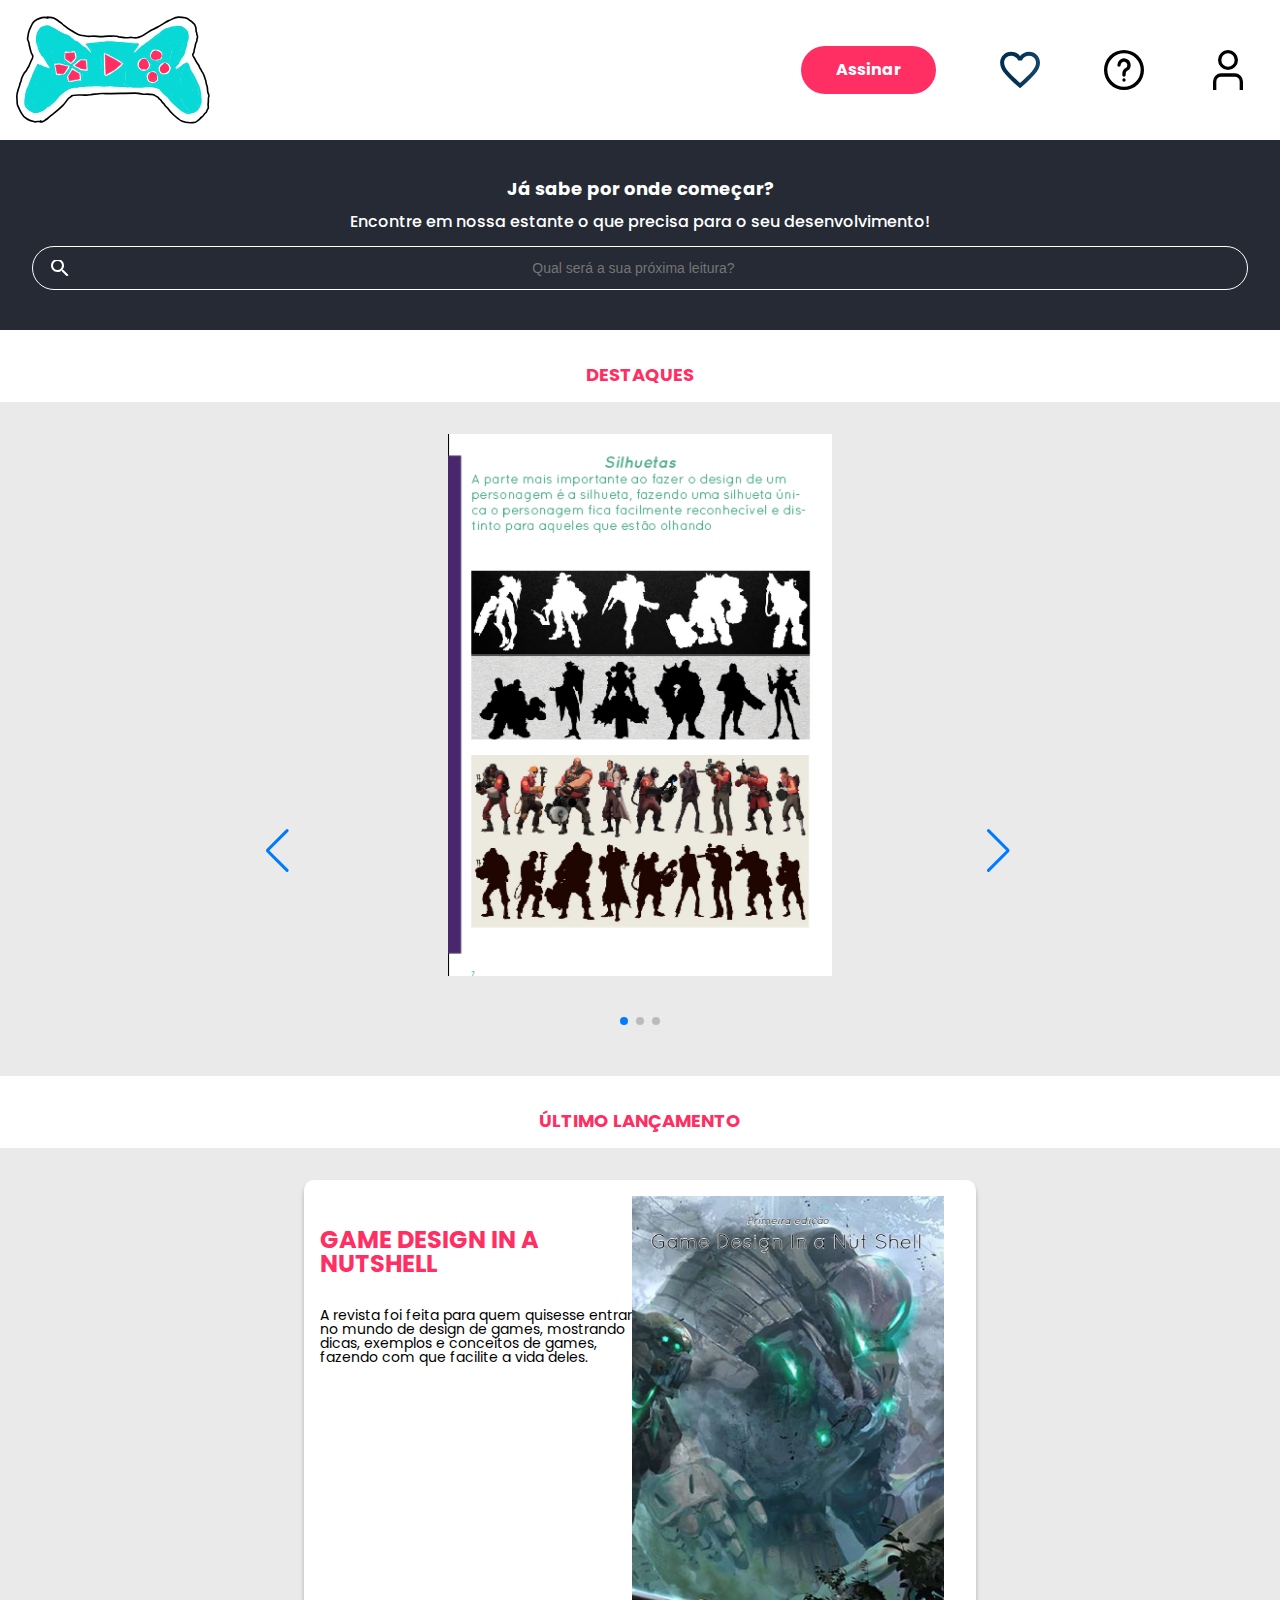
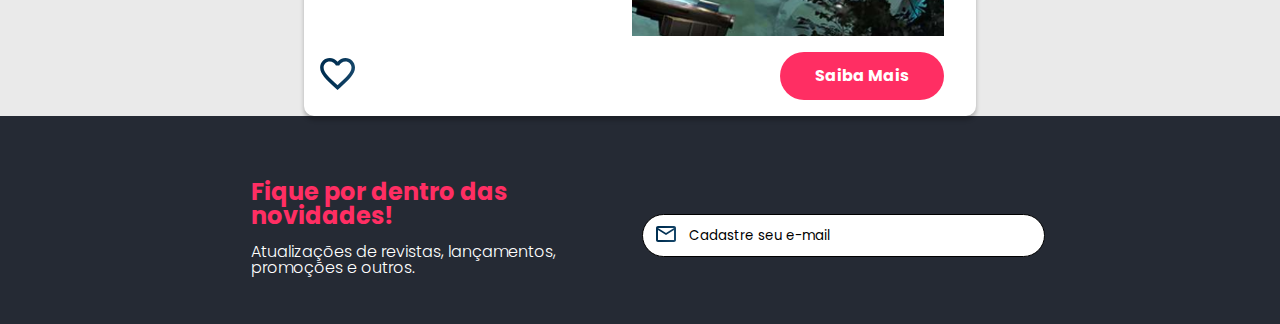
<file: index.html>
<!DOCTYPE html>
<html lang="pt-br">

<head>
    <meta charset="UTF-8">
    <meta name="viewport" content="width=device-width, initial-scale=1.0">
    <title>Game Design In A Nutshell</title>

    <link rel="stylesheet" href="https://cdn.jsdelivr.net/npm/swiper@11/swiper-bundle.min.css">

    <link rel="stylesheet" href="reset.css">
    <link rel="stylesheet" href="style.css">
</head>

<body>
    <header class="main-header-container">
        <div class="container-header">
            <input type="checkbox" id="menu" class="container-header-button">
            <label for="menu" class="container-menu">
                <span class="container-header-menu container-img"></span>
            </label>
            <ul class="menu-list">
                <li class="menu-list-title">Menu</li>
                <!-- <li class="menu-list-item">
                    <a href="#" class="menu-list-link">
                        <img src="assets/Search.svg" alt="Buscar" class="container-img icon">
                        <p class="text-transparent">Buscar</p>
                    </a>
                </li> -->
                <li class="menu-list-item">
                    <a href="#" class="menu-list-link">
                        <img src="assets/Favoritos.svg" alt="Favoritos" class="container-img icon">
                        <p class="text-transparent">Favoritos</p>
                    </a>
                </li>
                <li class="menu-list-item">
                    <a href="sobre.html" class="menu-list-link">
                        <img src="assets/interrogatorio.svg" alt="Carrinho" class="container-img icon">
                        <p class="text-transparent">Sobre</p>
                    </a>
                </li>
                <li class="menu-list-item">
                    <a href="#" class="menu-list-link">
                        <img src="assets/User.svg" alt="Usuário" class="container-img icon">
                        <p class="text-transparent">Usuário</p>
                    </a>
                </li>
            </ul>

            <img src="assets/LogoDesign.svg" alt="Logo da GameDesign" class="container-img logo-pag">
        </div>

        
        <div class="container-header navbar-header">
            <a href="#" class="container-header-link button-anchor">Assinar</a>
            <a href="#" class="menu-list-link">
                <img src="assets/Favoritos.svg" alt="Favoritos" class="container-img icon img-transparent">
            </a>
            <a href="sobre.html" class="menu-list-link">
                <img src="assets/interrogatorio.svg" alt="Carrinho" class="container-img icon img-transparent">
            </a>
            <a href="#" class="menu-list-link">
                <img src="assets/User.svg" alt="Usuário" class="container-img icon img-transparent">
            </a>
        </div>
    </header>

    <section class="container-banner">
        <h2 class="banner-title">Já sabe por onde começar?</h2>
        <p class="banner-text">Encontre em nossa estante o que precisa para o seu desenvolvimento!</p>
        <input type="search" class="banner-search" placeholder="Qual será a sua próxima leitura?">
    </section>
    <section class="carrousel">
        <h2 class="carrousel-title">Destaques</h2>
        <div class="container-carrousel">
            <!-- Slider main container -->
            <div class="swiper">
                <!-- Additional required wrapper -->
                <div class="swiper-wrapper">
                    <!-- Slides -->
                    <div class="swiper-slide"><img src="assets/magazine/page_1.png" alt=""></div>
                    <div class="swiper-slide"><img src="assets/magazine/page_2.png" alt=""></div>
                    <div class="swiper-slide"><img src="assets/magazine/page_3.png" alt=""></div>
                </div>
                <!-- If we need pagination -->
                <div class="swiper-pagination"></div>

                <!-- If we need navigation buttons -->
                <div class="swiper-button-prev"></div>
                <div class="swiper-button-next"></div>

                <!-- If we need scrollbar -->
                <!-- <div class="swiper-scrollbar"></div> -->
            </div>


            <h2 class="carrousel-title">Último lançamento</h2>
            <div class="container-card">
                <!-- 1º Linha -->
                <div class="card-description">
                    <!-- 1º Coluna -->
                    <div class="description">
                        <h3 class="description-title">Game Design In A Nutshell</h3>
                        <h2 class="description-title-magazine"></h2>
                        <p class="description-text">A revista foi feita para quem quisesse entrar no mundo de design de
                            games, mostrando dicas, exemplos e conceitos de games, fazendo com que facilite a vida
                            deles.
                        </p>
                    </div>
                    <!-- 2º Coluna -->
                    <img src="assets/CapaRevista.png" alt="Capa da Revista" class="description-img">
                </div>

                <!-- 2º Linha -->
                <div class="card-buttons">
                    <!-- 1º Coluna -->
                    <ul class="buttons">
                        <li class="buttons-item"><img src="assets/Favoritos.svg" alt="Favoritar revista"></li>
                    </ul>

                    <!-- 2º Coluna -->
                    <a href="#" class="button-anchor">Saiba Mais</a>
                </div>
            </div>
        </div>
    </section>
    <section class="contact">
        <div class="contact-desc">
            <h2 class="contact-title">Fique por dentro das novidades!</h2>
            <p class="contact-text">Atualizações de revistas, lançamentos, promoções e outros.</p>
        </div>
        <input type="email" placeholder="Cadastre seu e-mail" class="contact-email">
    </section>


    <script src="https://cdn.jsdelivr.net/npm/swiper@11/swiper-bundle.min.js"></script>
    <script src="scripts/swiper.js"></script>
    <script>
        const swiper = new Swiper('.swiper', {
            spaceBetween: 10,
            slidesPerView: 3,
            pagination: {
                el: '.swiper-pagination',
                type: 'bullets',
            },
            breakpoints: {
                1024: { // telas de 1024px de largura e acima
                    slidesPerView: 3,
                    spaceBetween: 30,
                },
            },
        });
    </script>
</body>

</html>
</file>
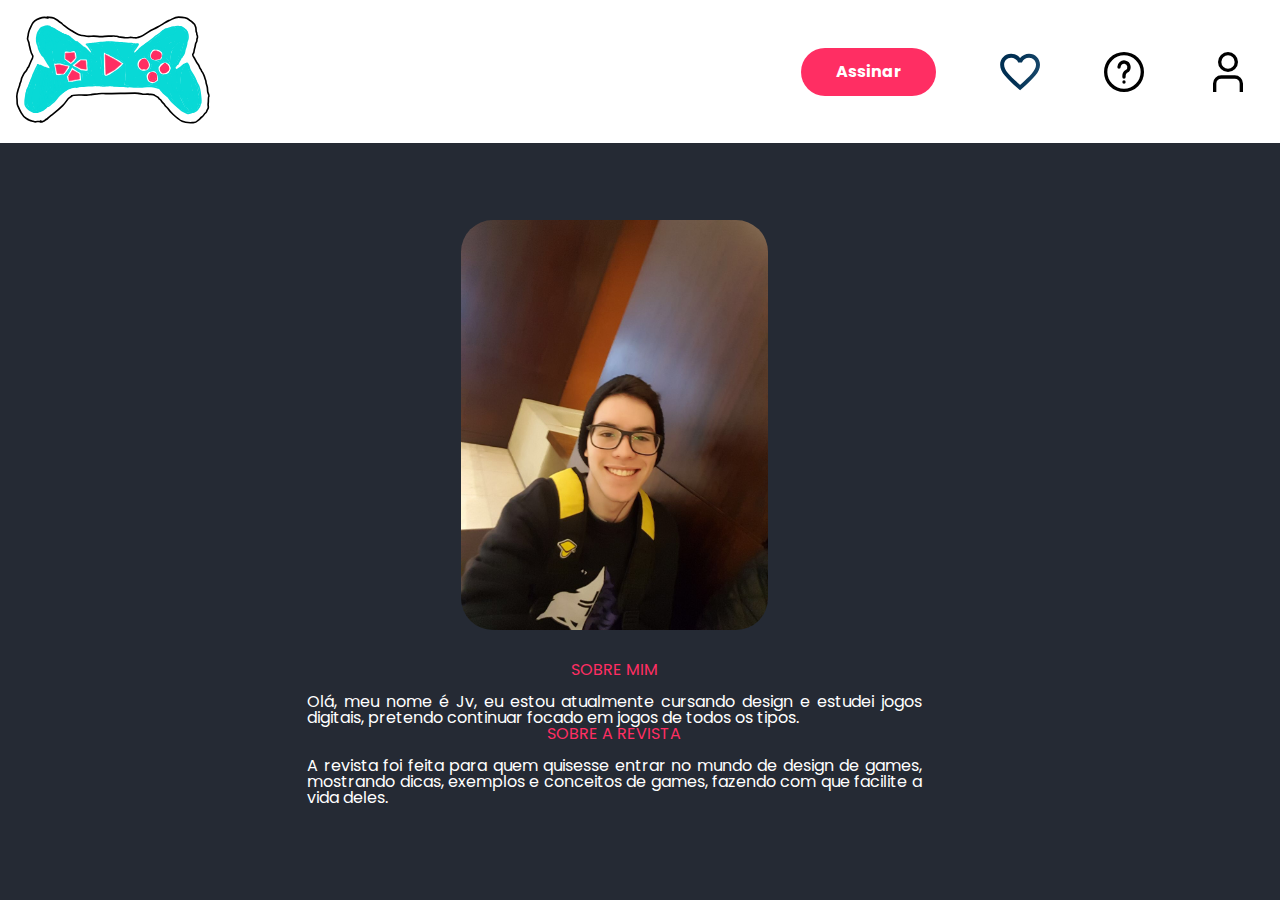
<file: sobre.html>
<!DOCTYPE html>
<html lang="pt-br">

<head>
    <meta charset="UTF-8">
    <meta name="viewport" content="width=device-width, initial-scale=1.0">
    <title>Sobre</title>

    <link rel="stylesheet" href="reset.css">
    <link rel="stylesheet" href="style.css">
</head>

<body>
    <header class="main-header-container">
        <div class="container-header">
            <input type="checkbox" id="menu" class="container-header-button">
            <label for="menu" class="container-menu">
                <span class="container-header-menu container-img"></span>
            </label>
            <ul class="menu-list">
                <li class="menu-list-title">Menu</li>
                <!-- <li class="menu-list-item">
                    <a href="#" class="menu-list-link">
                        <img src="assets/Search.svg" alt="Buscar" class="container-img icon">
                        <p class="text-transparent">Buscar</p>
                    </a>
                </li> -->
                <li class="menu-list-item">
                    <a href="#" class="menu-list-link">
                        <img src="assets/Favoritos.svg" alt="Favoritos" class="container-img icon">
                        <p class="text-transparent">Favoritos</p>
                    </a>
                </li>
                <li class="menu-list-item">
                    <a href="sobre.html" class="menu-list-link">
                        <img src="assets/interrogatorio.svg" alt="Carrinho" class="container-img icon">
                        <p class="text-transparent">Sobre</p>
                    </a>
                </li>
                <li class="menu-list-item">
                    <a href="#" class="menu-list-link">
                        <img src="assets/User.svg" alt="Usuário" class="container-img icon">
                        <p class="text-transparent">Usuário</p>
                    </a>
                </li>
            </ul>

            <a href="index.html"><img src="assets/LogoDesign.svg" alt="Logo da GameDesign"
                    class="container-img logo-pag"></a>
        </div>


        <div class="container-header navbar-header">
            <a href="#" class="container-header-link button-anchor">Assinar</a>
            <a href="#" class="menu-list-link">
                <img src="assets/Favoritos.svg" alt="Favoritos" class="container-img icon img-transparent">
            </a>
            <a href="sobre.html" class="menu-list-link">
                <img src="assets/interrogatorio.svg" alt="Carrinho" class="container-img icon img-transparent">
            </a>
            <a href="#" class="menu-list-link">
                <img src="assets/User.svg" alt="Usuário" class="container-img icon img-transparent">
            </a>
        </div>
    </header>
    <main class="container-main">
        
            <section class="container-main-content">
                <h2 class="container-main-content-title">
                    Sobre mim
                </h2>
                <p class="container-main-content-text">
                    Olá, meu nome é Jv, eu estou atualmente cursando design e estudei jogos digitais, pretendo continuar
                    focado em jogos de todos os tipos. </p>
                <h2 class="container-main-content-title transparent">
                    Sobre a Revista
                </h2>
                <p class="container-main-content-text transparent">
                    A revista foi feita para quem quisesse entrar no mundo de design de games, mostrando dicas, exemplos
                    e
                    conceitos de games, fazendo com que facilite a vida deles.
                </p>

            </section>  
            <img src="assets/photo/Foto-Gomes.jfif" alt="Foto do Autor" class="container-main-image">
        <section class="container-main-content">
            <h2 class="container-main-content-title off-desktop">
                Sobre a Revista
            </h2>
            <p class="container-main-content-text off-desktop">
                A revista foi feita para quem quisesse entrar no mundo de design de games, mostrando dicas, exemplos e
                conceitos de games, fazendo com que facilite a vida deles.
            </p>
        </section>
    </main>
</body>

</html>
</file>
<file: style.css>
@import url("styles/header.css");
@import url("styles/banner.css");
@import url("styles/swiper.css");
@import url("styles/card.css");
@import url("styles/contacts.css");
@import url("styles/about.css");

@import url('https://fonts.googleapis.com/css2?family=Josefin+Sans:ital,wght@0,100..700;1,100..700&family=Poppins:ital,wght@0,100;0,200;0,300;0,400;0,500;0,600;0,700;0,800;0,900;1,100;1,200;1,300;1,400;1,500;1,600;1,700;1,800;1,900&display=swap');

:root{

    --bkg-color: #EAEAEA;

    --secondary-bkg-color: #252A34;

    --main-font: "Poppins", sans-serif;
    --secondary-font: "Josefin Sans", sans-serif;

    --light-blue: #08D9D6;
    --pink-red: #FF2E63;

    --white: #ffffff;
    --black: #000;

}

body, html{
    width: 100%;
}

body{
    background-color: var(--secondary-bkg-color);
    font-family: var(--main-font);
    font-size: 16px;
    font-weight: 400;
}
</file>
